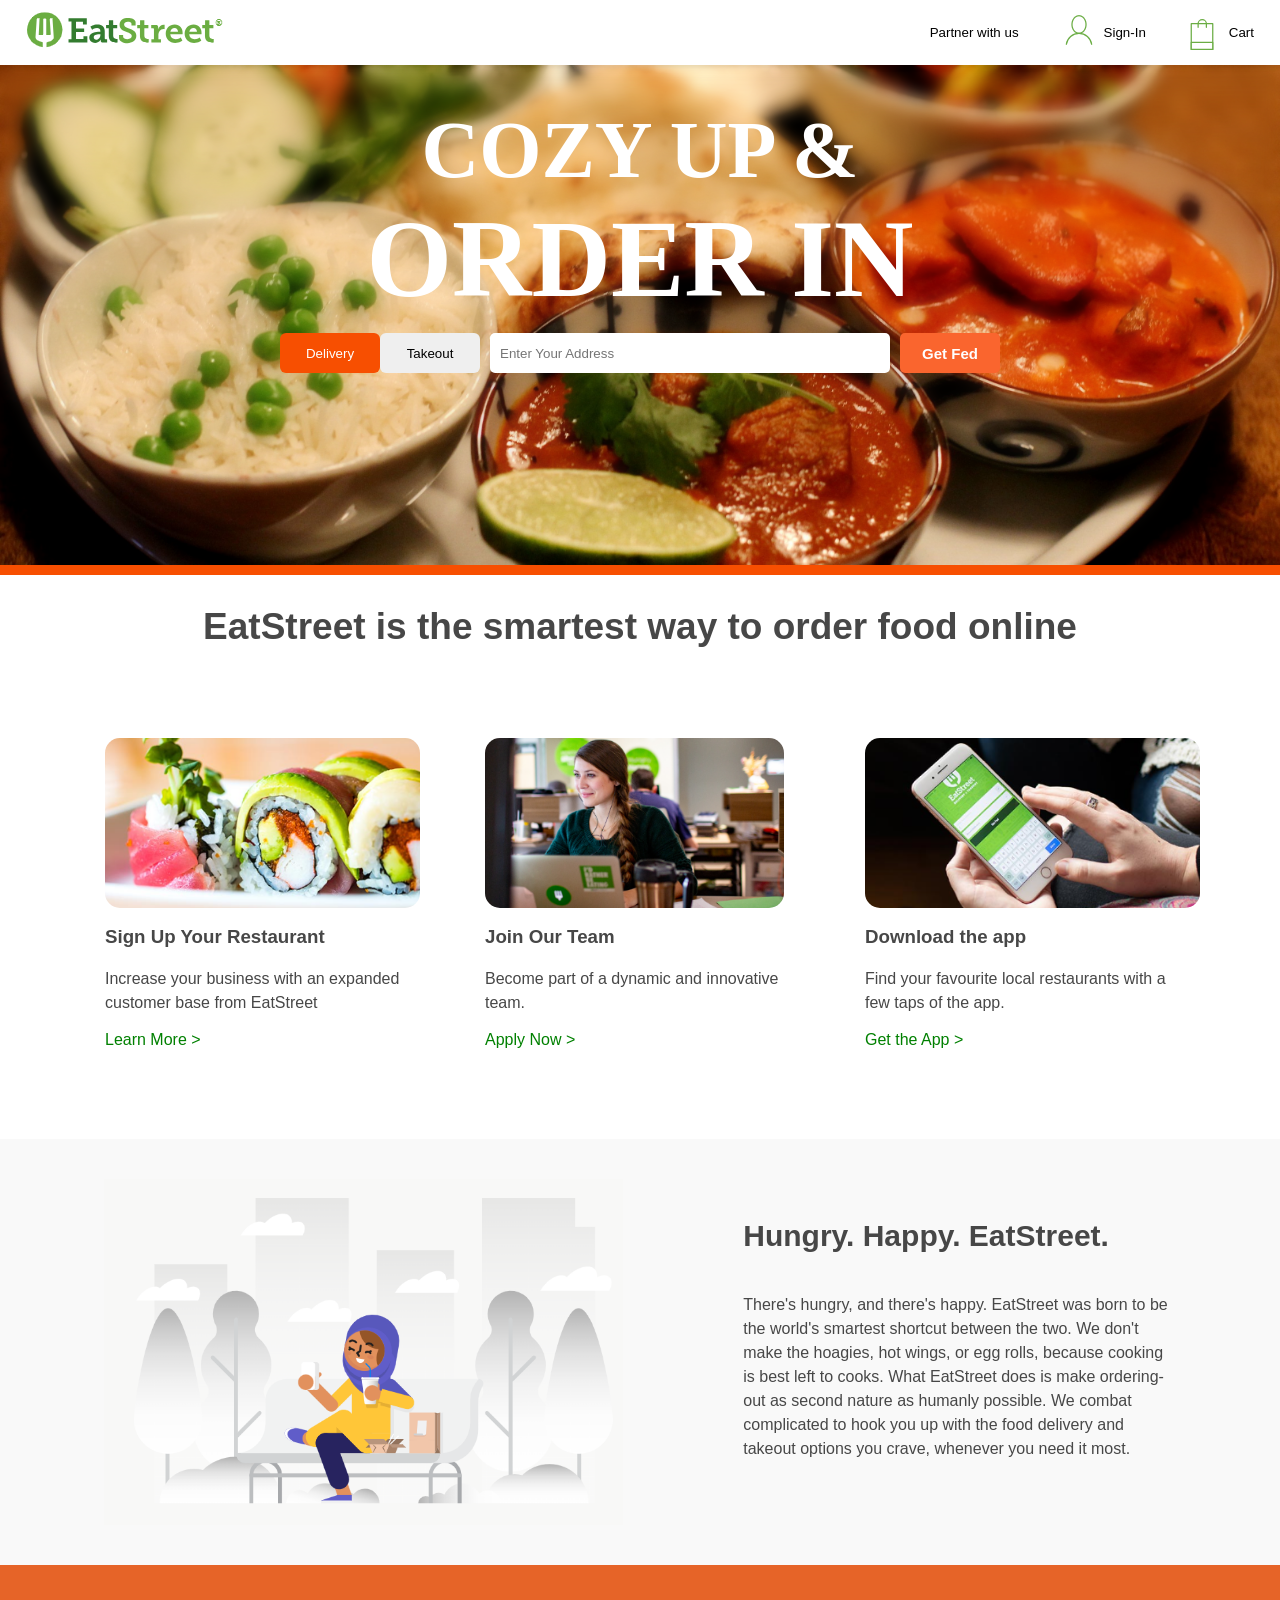
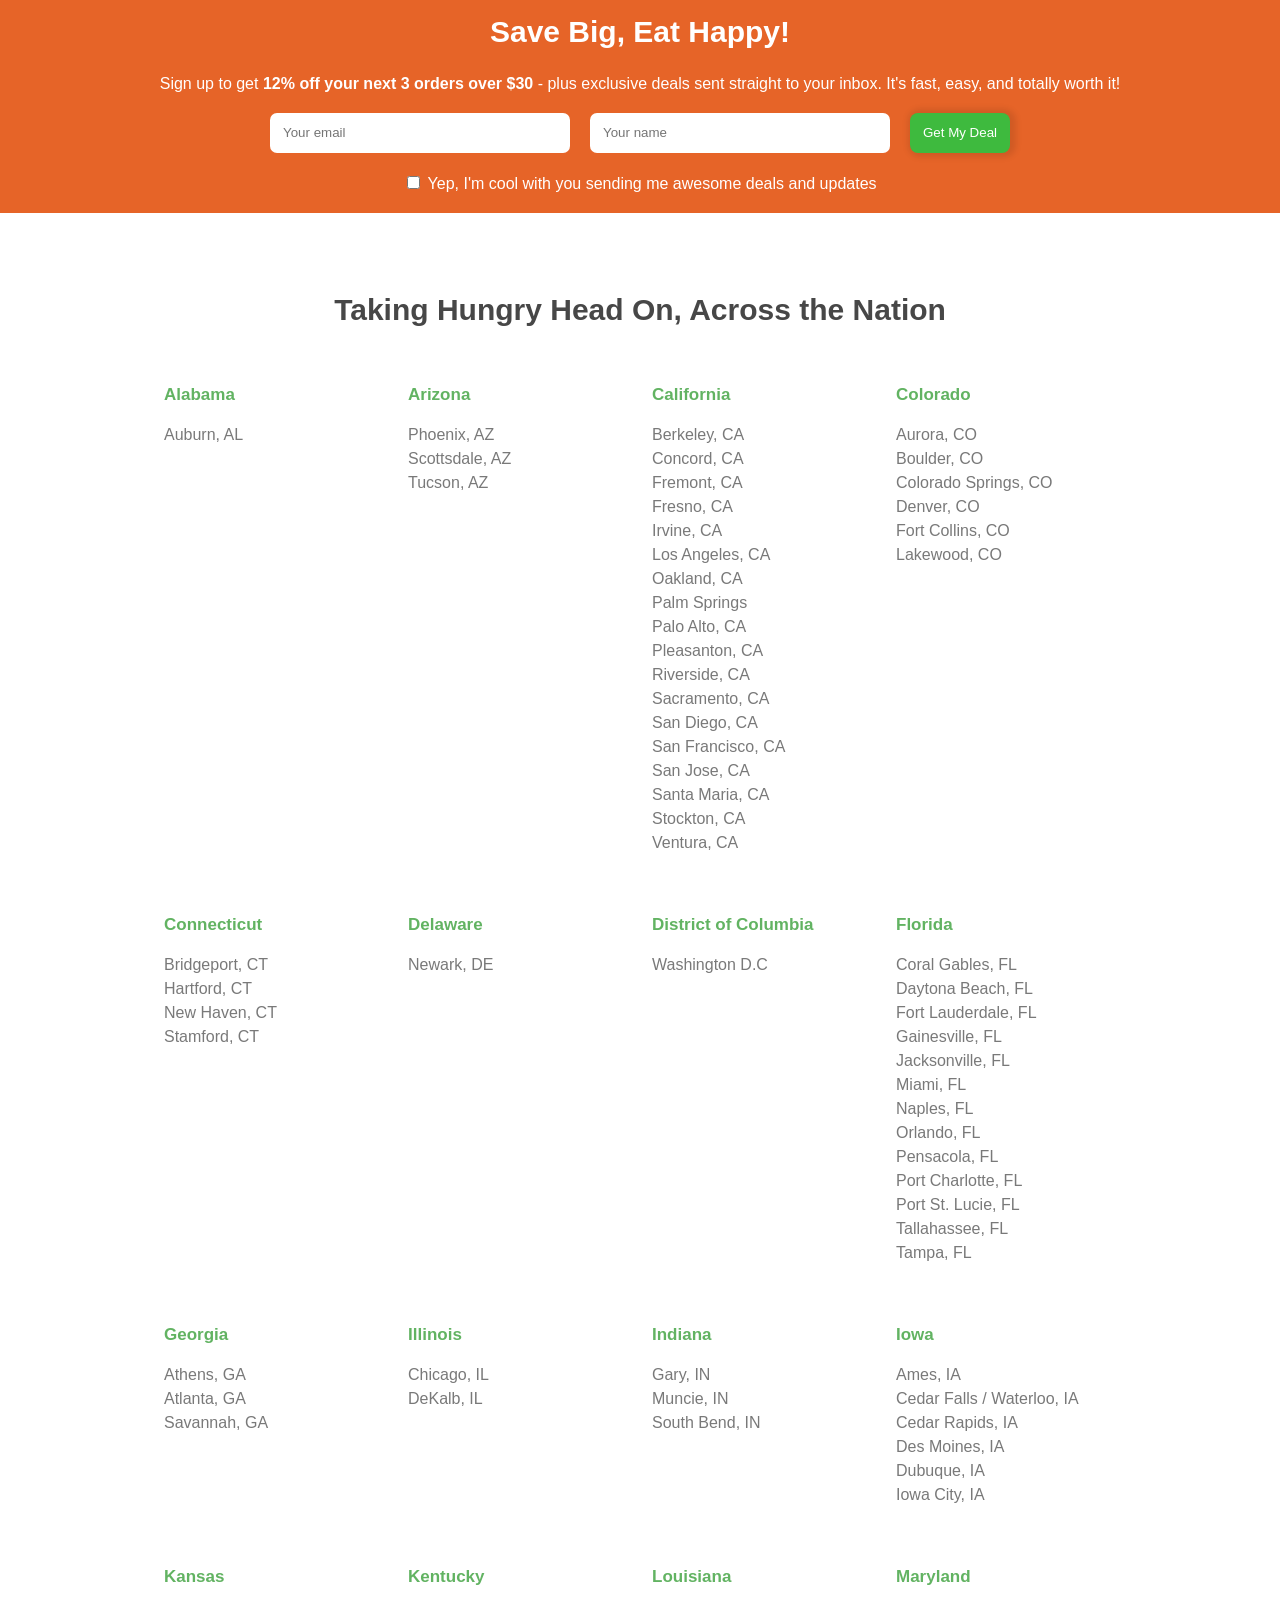
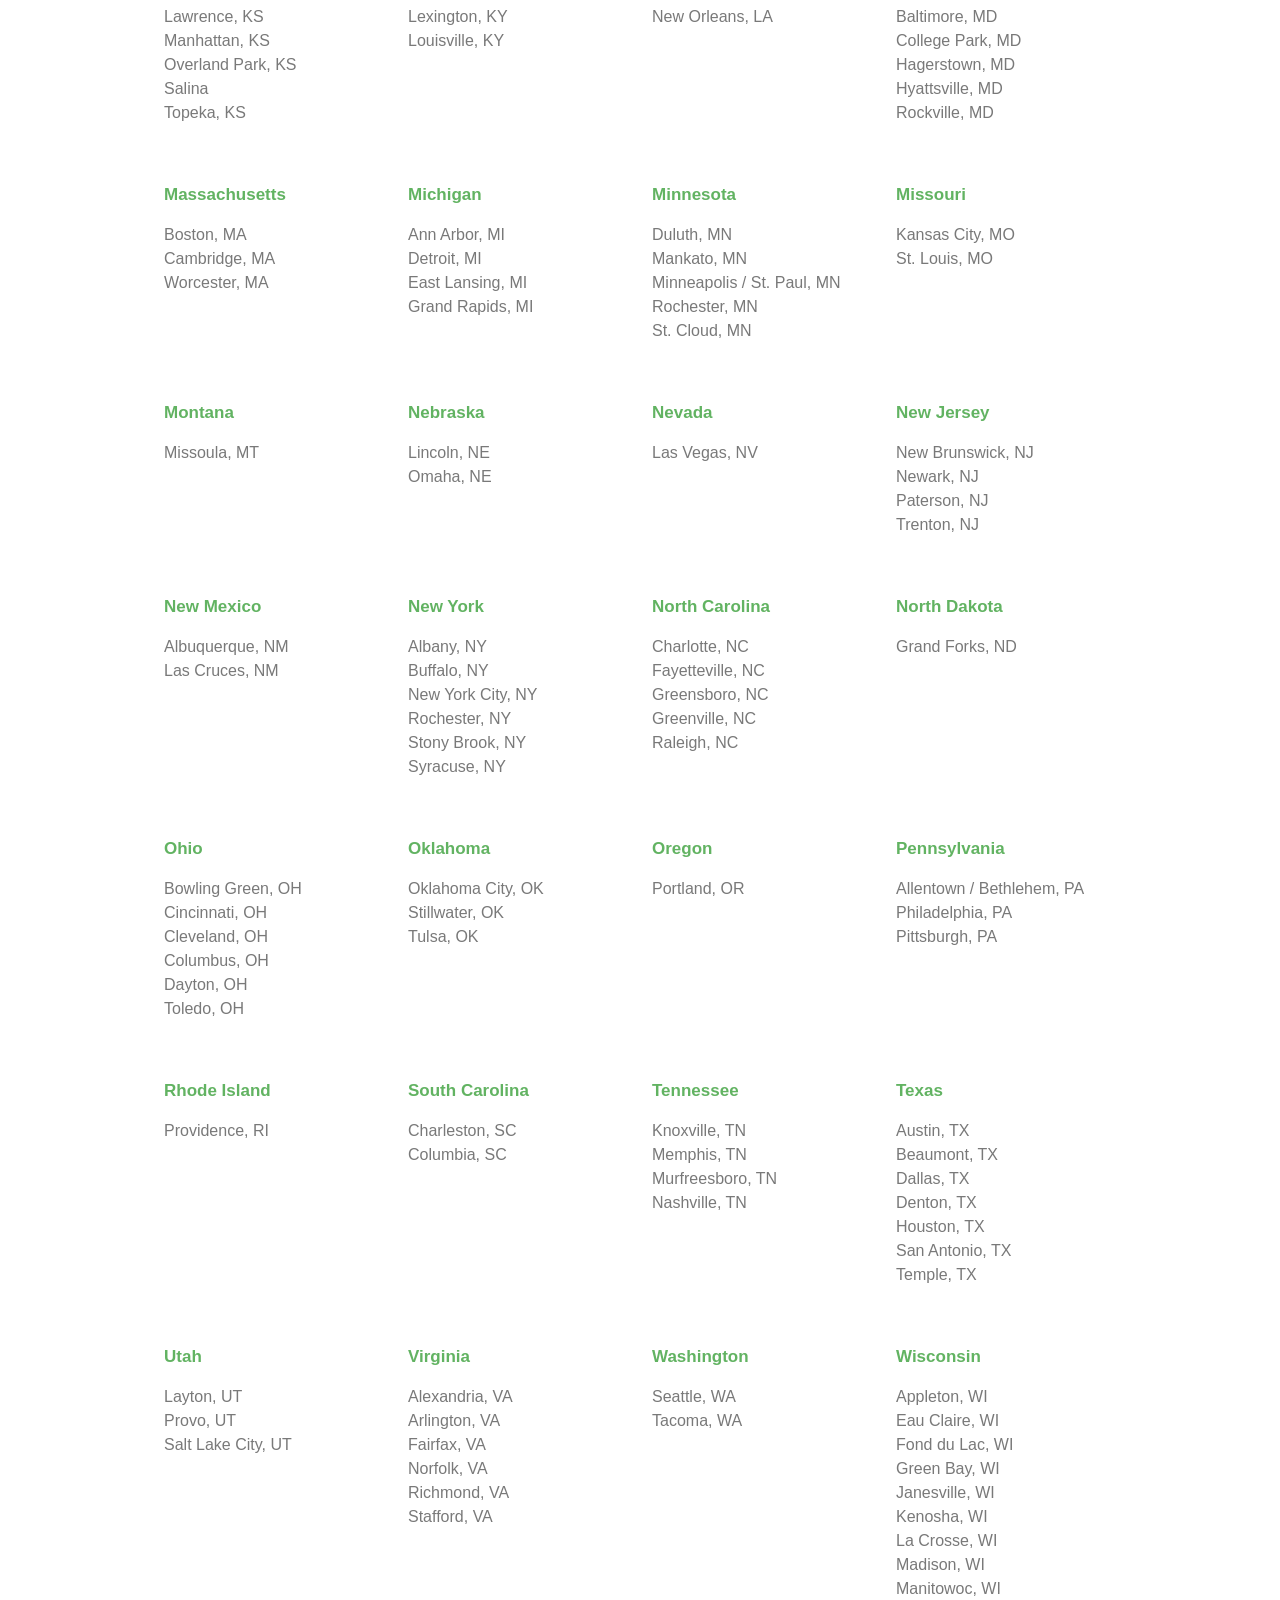
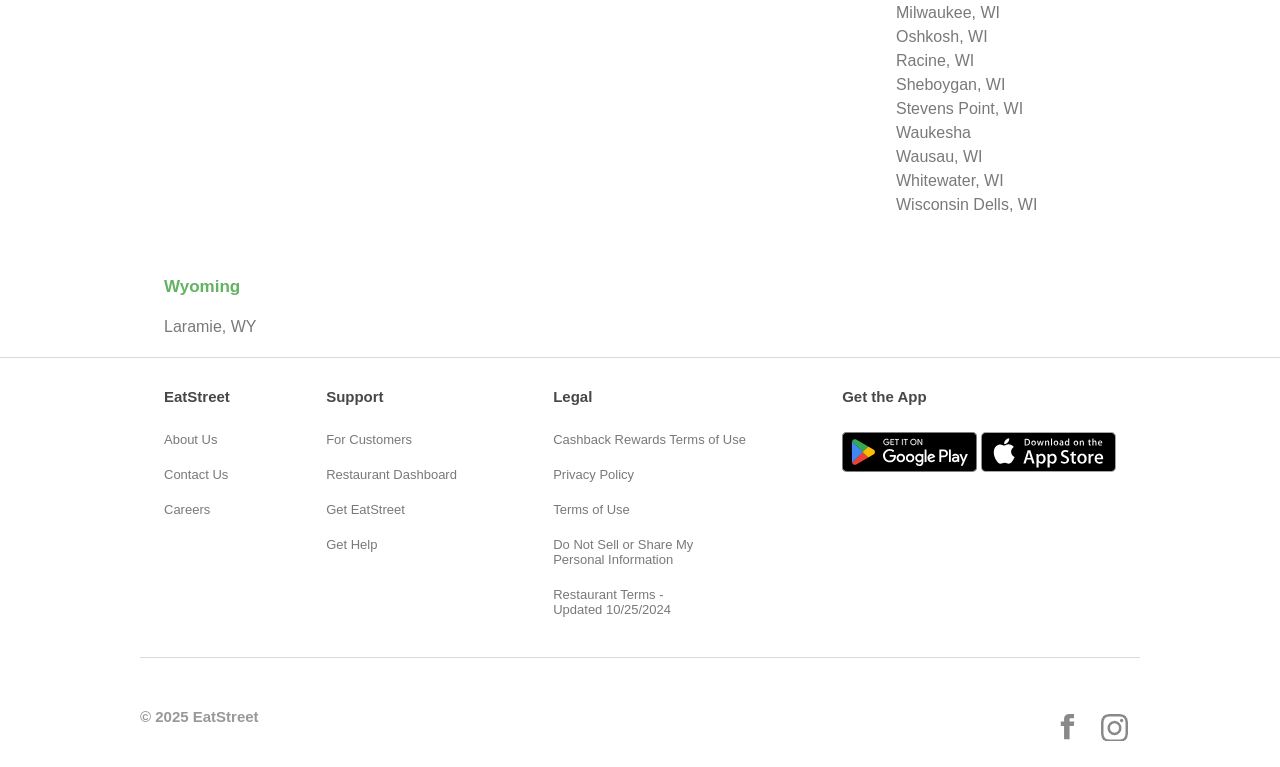
<file: index.html>
<html>
    <head><link rel="stylesheet" href="./index.css">
    <meta name="viewport" content="width=device-width, initial-scale=1.0"></head>
    <body>
        <main>
                <nav class="nav-bar">
                    <img class="logo" src="./images/Eat.png">
                    <div class="right-nav">
                        <button class="nav-button">
                            Partner with us
                        </button>
                        <button id ="signBtn" class="nav-button">
                            <img class="nav-pic" src="./images/Signin.png">
                            Sign-In
                        </button>
                        <button class="nav-button">
                            <img src="./images/cart.png">
                            Cart
                        </button>
                    </div>
                </nav>
                <section class="hero">
                    <div class="hero-content">
                        <h1>COZY UP & <br><span>ORDER IN</span></h1>
                        <div class="get-fed-flex">
                            <div class="toggle-btns">
                                <button id="deliveryBtn" class="active">Delivery</button>
                                <button id ="takeoutBtn">Takeout</button>
                            </div>
                            <div id="addressForm" class="address-form">
                                <input class="email-field" type="text" placeholder="Enter Your Address">
                            </div>
                            <div id="takeoutDropdown" class="dropdown-takeout" style="display:none;">
                                <select>
                                    <option>Select pickup location</option>
                                    <option>Tenessee</option>
                                    <option>Ohio</option>
                                    <option>Georgia</option>
                                </select>
                            </div>
                            <button class="fed-btn">Get Fed</button>
                        </div>
                        
                    </div>
                </section>
                <div class="orange-strip">
                </div>
                <section class="features">
                    <h2>EatStreet is the smartest way to order food online</h2>
                    <div class="feature-tiles">
                        <div class="feature-tile">
                            <img class="img-tile" src="./images/customer.png">
                            <h3>Sign Up Your Restaurant</h3>
                            <p>Increase your business with an expanded customer base from EatStreet</p>
                            <a href="#">Learn More ></a>
                        </div>
                        <div class="feature-tile">
                            <img class="img-tile" src="./images/career.png">
                            <h3>Join Our Team</h3>
                            <p>Become part of a dynamic and innovative team.</p>
                            <a href="#">Apply Now ></a>
                        </div>
                        <div class="feature-tile">
                            <img class="img-tile" src="./images/app.png">
                            <h3>Download the app</h3>
                            <p>Find your favourite local restaurants with a few taps of the app.</p>
                            <a href="#">Get the App ></a>
                        </div>

                    </div>
                </section>
                <section class="description">
                    <div class="desc-container">
                            <img class="image-desc" src="./images/desc.png">
                        
                        <div class="text-desc">
                            <h4>Hungry. Happy. EatStreet.</h4>
                            <p>There's hungry, and there's happy. EatStreet was born to be the world's smartest shortcut between the two. 
                                We don't make the hoagies, hot wings, or egg rolls, because cooking is best left to cooks. What EatStreet does is make 
                                ordering-out as second nature as humanly possible. We combat complicated to hook you up with the food delivery and takeout 
                                options you crave, whenever you need it most.</p>
                        </div>
                    </div>
                </section>
                <section class="deal-section">
                    <div class="deal-content">
                        <h5>Save Big, Eat Happy!</h5>
                        <p>Sign up to get <span>12% off your next 3 orders over $30</span> - plus exclusive deals sent straight to your inbox. It's fast, easy,
                        and totally worth it!</p>
                        <div class="deal-fields">
                            <input id="dealEmail" class="deal-field" type="text" placeholder="Your email">
                            <input id="dealName" class="deal-field" type="text" placeholder="Your name">
                            <button id="dealBtn" class="deal-btn">Get My Deal</button>
                        </div>
                        <label class="checkmark">
                            <input type="checkbox">
                            Yep, I'm cool with you sending me awesome deals and updates
                        </label>
                    </div>
                </section>
                <section class="locations-main">
                    <section class="locations-section">
                        <h7>Taking Hungry Head On, Across the Nation</h7>
                        <div class="locations-grid">

                            <div class="state">
                                <h6>Alabama</h6>
                                <p>Auburn, AL</p>
                            </div>

                            <div class="state">
                                <h6>Arizona</h6>
                                <p>Phoenix, AZ
                            Scottsdale, AZ
                            Tucson, AZ</p>
                            </div>

                            <div class="state">
                                <h6>California</h6>
                                <p>Berkeley, CA
                            Concord, CA
                            Fremont, CA
                            Fresno, CA
                            Irvine, CA
                            Los Angeles, CA
                            Oakland, CA
                            Palm Springs
                            Palo Alto, CA
                            Pleasanton, CA
                            Riverside, CA
                            Sacramento, CA
                            San Diego, CA
                            San Francisco, CA
                            San Jose, CA
                            Santa Maria, CA
                            Stockton, CA
                            Ventura, CA</p>
                            </div>

                            <div class="state">
                                <h6>Colorado</h6>
                                <p>Aurora, CO
                            Boulder, CO
                            Colorado Springs, CO
                            Denver, CO
                            Fort Collins, CO
                            Lakewood, CO</p>
                            </div>

                            <div class="state">
                                <h6>Connecticut</h6>
                                <p>Bridgeport, CT
                            Hartford, CT
                            New Haven, CT
                            Stamford, CT</p>
                            </div>

                            <div class="state">
                                <h6>Delaware</h6>
                                <p>Newark, DE</p>
                            </div>
                            <div class="state">
                                <h6>District of Columbia</h6>
                                <p>Washington D.C</p>
                            </div>
                            <div class="state">
                                <h6>Florida</h6>
                                <p>Coral Gables, FL
                            Daytona Beach, FL
                            Fort Lauderdale, FL
                            Gainesville, FL
                            Jacksonville, FL
                            Miami, FL
                            Naples, FL
                            Orlando, FL
                            Pensacola, FL
                            Port Charlotte, FL
                            Port St. Lucie, FL
                            Tallahassee, FL
                            Tampa, FL</p>
                            </div>

                            <div class="state">
                                <h6>Georgia</h6>
                                <p>Athens, GA
                            Atlanta, GA
                            Savannah, GA</p>
                            </div>

                            <div class="state">
                                <h6>Illinois</h6>
                                <p>Chicago, IL
                            DeKalb, IL</p>
                            </div>

                            <div class="state">
                                <h6>Indiana</h6>
                                <p>Gary, IN
                            Muncie, IN
                            South Bend, IN</p>
                            </div>

                            <div class="state">
                                <h6>Iowa</h6>
                                <p>Ames, IA
                            Cedar Falls / Waterloo, IA
                            Cedar Rapids, IA
                            Des Moines, IA
                            Dubuque, IA
                            Iowa City, IA</p>
                            </div>

                            <div class="state">
                                <h6>Kansas</h6>
                                <p>Lawrence, KS
                            Manhattan, KS
                            Overland Park, KS
                            Salina
                            Topeka, KS</p>
                            </div>

                            <div class="state">
                                <h6>Kentucky</h6>
                                <p>Lexington, KY
                            Louisville, KY</p>
                            </div>

                            <div class="state">
                                <h6>Louisiana</h6>
                                <p>New Orleans, LA</p>
                            </div>

                            <div class="state">
                                <h6>Maryland</h6>
                                <p>Baltimore, MD
                            College Park, MD
                            Hagerstown, MD
                            Hyattsville, MD
                            Rockville, MD</p>
                            </div>

                            <div class="state">
                                <h6>Massachusetts</h6>
                                <p>Boston, MA
                            Cambridge, MA
                            Worcester, MA</p>
                            </div>

                            <div class="state">
                                <h6>Michigan</h6>
                                <p>Ann Arbor, MI
                            Detroit, MI
                            East Lansing, MI
                            Grand Rapids, MI</p>
                            </div>

                            <div class="state">
                                <h6>Minnesota</h6>
                                <p>Duluth, MN
                            Mankato, MN
                            Minneapolis / St. Paul, MN
                            Rochester, MN
                            St. Cloud, MN</p>
                            </div>

                            <div class="state">
                                <h6>Missouri</h6>
                                <p>Kansas City, MO
                            St. Louis, MO</p>
                            </div>

                            <div class="state">
                                <h6>Montana</h6>
                                <p>Missoula, MT</p>
                            </div>

                            <div class="state">
                                <h6>Nebraska</h6>
                                <p>Lincoln, NE
                            Omaha, NE</p>
                            </div>

                            <div class="state">
                                <h6>Nevada</h6>
                                <p>Las Vegas, NV</p>
                            </div>

                            <div class="state">
                                <h6>New Jersey</h6>
                                <p>New Brunswick, NJ
                            Newark, NJ
                            Paterson, NJ
                            Trenton, NJ</p>
                            </div>

                            <div class="state">
                                <h6>New Mexico</h6>
                                <p>Albuquerque, NM
                            Las Cruces, NM</p>
                            </div>

                            <div class="state">
                                <h6>New York</h6>
                                <p>Albany, NY
                            Buffalo, NY
                            New York City, NY
                            Rochester, NY
                            Stony Brook, NY
                            Syracuse, NY</p>
                            </div>

                            <div class="state">
                                <h6>North Carolina</h6>
                                <p>Charlotte, NC
                            Fayetteville, NC
                            Greensboro, NC
                            Greenville, NC
                            Raleigh, NC</p>
                            </div>

                            <div class="state">
                                <h6>North Dakota</h6>
                                <p>Grand Forks, ND</p>
                            </div>

                            <div class="state">
                                <h6>Ohio</h6>
                                <p>Bowling Green, OH
                            Cincinnati, OH
                            Cleveland, OH
                            Columbus, OH
                            Dayton, OH
                            Toledo, OH</p>
                            </div>

                            <div class="state">
                                <h6>Oklahoma</h6>
                                <p>Oklahoma City, OK
                            Stillwater, OK
                            Tulsa, OK</p>
                            </div>

                            <div class="state">
                                <h6>Oregon</h6>
                                <p>Portland, OR</p>
                            </div>

                            <div class="state">
                                <h6>Pennsylvania</h6>
                                <p>Allentown / Bethlehem, PA
                            Philadelphia, PA
                            Pittsburgh, PA</p>
                            </div>

                            <div class="state">
                                <h6>Rhode Island</h6>
                                <p>Providence, RI</p>
                            </div>

                            <div class="state">
                                <h6>South Carolina</h6>
                                <p>Charleston, SC
                            Columbia, SC</p>
                            </div>

                            <div class="state">
                                <h6>Tennessee</h6>
                                <p>Knoxville, TN
                            Memphis, TN
                            Murfreesboro, TN
                            Nashville, TN</p>
                            </div>

                            <div class="state">
                                <h6>Texas</h6>
                                <p>Austin, TX
                            Beaumont, TX
                            Dallas, TX
                            Denton, TX
                            Houston, TX
                            San Antonio, TX
                            Temple, TX</p>
                            </div>

                            <div class="state">
                                <h6>Utah</h6>
                                <p>Layton, UT
                            Provo, UT
                            Salt Lake City, UT</p>
                            </div>

                            <div class="state">
                                <h6>Virginia</h6>
                                <p>Alexandria, VA
                            Arlington, VA
                            Fairfax, VA
                            Norfolk, VA
                            Richmond, VA
                            Stafford, VA</p>
                            </div>

                            <div class="state">
                                <h6>Washington</h6>
                                <p>Seattle, WA
                            Tacoma, WA</p>
                            </div>

                            <div class="state">
                                <h6>Wisconsin</h6>
                                <p>Appleton, WI
                            Eau Claire, WI
                            Fond du Lac, WI
                            Green Bay, WI
                            Janesville, WI
                            Kenosha, WI
                            La Crosse, WI
                            Madison, WI
                            Manitowoc, WI
                            Milwaukee, WI
                            Oshkosh, WI
                            Racine, WI
                            Sheboygan, WI
                            Stevens Point, WI
                            Waukesha
                            Wausau, WI
                            Whitewater, WI
                            Wisconsin Dells, WI</p>
                            </div>

                            <div class="state">
                                <h6>Wyoming</h6>
                                <p>Laramie, WY</p>
                            </div>

                        </div>

                    </section>
                </section>
            </main>
            <footer class="footer">
                <div class="footer-flex">
                    <div class="category">
                        <h8>EatStreet</h8>
                        <a href="#">About Us</a>
                        <a href="#">Contact Us</a>
                        <a href="#">Careers</a>
                    </div>
                    <div class="category">
                        <h8>Support</h8>
                        <a href="#">For Customers</a>
                        <a href="#">Restaurant Dashboard</a>
                        <a  href="#">Get EatStreet</a>
                        <a href="#">Get Help</a>
                    </div>
                    <div class="category">
                        <h8>Legal</h8>
                        <a href="#">Cashback Rewards Terms of Use</a>
                        <a href="#">Privacy Policy</a>
                        <a href="#">Terms of Use</a>
                        <a href="#">Do Not Sell or Share My <br> Personal Information</a>
                        <a href="#">Restaurant Terms - <br>Updated 10/25/2024</a>
                    </div>
                    <div class="category">
                        <h8>Get the App</h8>
                            <div class="store-btns">
                            <button class="store-btn">
                                <img src="./images/GetItOnGooglePlay_Badge_Web_color_English.svg">
                            </button>
                            <button class="store-btn">
                                <img src="./images/Download_on_the_App_Store_Badge.svg">
                            </button>
                        </div>
                    </div>
                </div>
                <div class="footer-final">
                    <h9>© 2025 EatStreet</h9>
                    <div class="right-side-btns">
                        <button class="social-btn">
                            <img src="./images/facebook.png">
                        </button>
                        <button class="social-btn">
                            <img src="./images/insta2.png">
                        </button>
                    </div>
                </div>
            </footer>
        <script src="script.js"></script>
    </body>
</html>
</file>
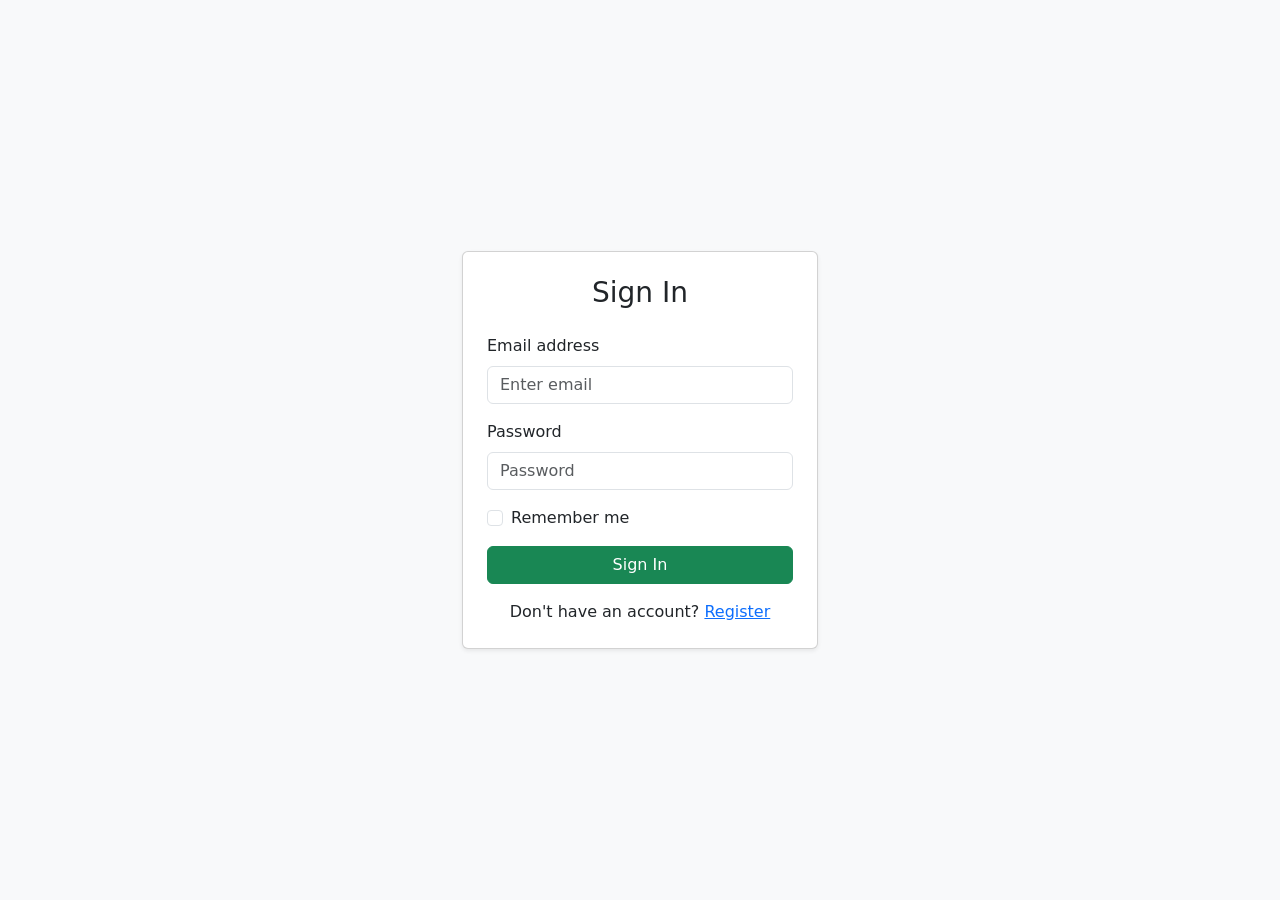
<file: sign-in.html>
<!DOCTYPE html>
<html lang="en">
<head>
    <meta charset="UTF-8" />
    <title>Sign In</title>
    <meta name="viewport" content="width=device-width, initial-scale=1" />

    <!-- Bootstrap -->
    <link
      href="https://cdn.jsdelivr.net/npm/bootstrap@5.3.2/dist/css/bootstrap.min.css"
      rel="stylesheet"
    />
</head>
<body class="bg-light">

    <div class="container">
        <div class="row justify-content-center align-items-center min-vh-100">
            <div class="col-md-6 col-lg-4">
                <div class="card shadow-sm">
                    <div class="card-body p-4">

                        <h3 class="text-center mb-4">Sign In</h3>

                        <form id="signinForm">
                            <!-- Email -->
                            <div class="mb-3">
                                <label class="form-label">Email address</label>
                                <input
                                    type="email"
                                    class="form-control"
                                    id="email"
                                    placeholder="Enter email"
                                />
                            </div>

                            <!-- Password -->
                            <div class="mb-3">
                                <label class="form-label">Password</label>
                                <input
                                    type="password"
                                    class="form-control"
                                    id="password"
                                    placeholder="Password"
                                />
                            </div>

                            <!-- Remember me -->
                            <div class="form-check mb-3">
                                <input
                                    class="form-check-input"
                                    type="checkbox"
                                    id="rememberMe"
                                />
                                <label class="form-check-label">
                                    Remember me
                                </label>
                            </div>

                            <!-- Button -->
                            <button type="submit" class="btn btn-success w-100">
                                Sign In
                            </button>
                        </form>

                        <p class="text-center mt-3 mb-0">
                            Don't have an account?
                            <a href="register.html">Register</a>
                        </p>

                    </div>
                </div>
            </div>
        </div>
    </div>

</body>
</html>
</file>
<file: index.css>
* {
  box-sizing: border-box;
}

html, body{
    height:100%;
    margin:0;
}
.nav-bar{
    display:flex;
    justify-content: space-between;
    align-items:center;
    background-color: white;
    padding:20px;
    height: 65px;
    position:sticky;
    z-index: 1000;
    top:0;
    box-shadow: 0px 2px 5px rgb(0,0,0,0.1);

    
}
.right-nav{
    display:flex;
    align-items: center;
    gap:30px;
}
.nav-button {
    font-family: Arial, Helvetica, sans-serif;
    background-color: white;
    border:transparent;
    display:flex;
    align-items: center;
    gap:10px;
}
.nav-button:hover{
    cursor: pointer;
}

.hero{
    position: relative;
    height:500px;
    display:flex;
    justify-content: center;
}
.hero::before{
    content:"";
    position: absolute;
    inset:0;
    background-image: url(./images/hero.jpg);
    background-size: cover;
    background-position: center;
    z-index:1;

}
.hero::after{
    content:"";
    position:absolute;
    inset:0;
    /* We're applying a uniform blur filter here */
    backdrop-filter: blur(8px);
    -webkit-backdrop-filter: blur(8px);
    /* Now we mask that filter and decide where the effect needs to be the strongest and where 
    it needs to be weak using linear-gradient */
    mask-image: linear-gradient(
        to top,
    rgba(0,0,0,0) 0%,
    rgba(0,0,0,0.3) 40%,
    rgba(0,0,0,1) 100%
    );
    z-index:2;
    pointer-events: none;
}
.hero-content{
    position:absolute;
    color: white;
    z-index:3;
    margin-top:30px;
    left: 50%;
    transform: translateX(-50%);

}
.hero-content h1{
    font-family: Cambria, Cochin, Georgia, Times, 'Times New Roman', serif;
    font-size: 80px;
    text-align: center;
    margin-top:10px;
    margin-bottom: 10px;;
}
.hero-content span{
    font-size: 110px;
    font-family:fantasy;
}
.get-fed-flex{
    display:flex;
    margin-top:10px;
    height:40px;

}
.toggle-btns{
    display:flex;
    gap:0;
    margin-right: 10px;
}
.toggle-btns button{
    border-radius:6px;
    width:100px;
    border:none;
}
.toggle-btns button:hover{
    cursor:pointer;
}
.toggle-btns button.active{
    color:white;
    background-color: rgb(247, 79, 1);
    
}
.dropdown-takeout select{
    width:200px;
    height:40px;
    border-radius:5px;
}


.address-form input{
    height:40px;
    width:400px;
    border-radius: 5px;
    border:0px;
    padding-left: 10px;
}
.email-field:focus{
    border:0px;
    outline:none;
}
.fed-btn{
    margin-left: 10px;
    background-color: rgb(250, 101, 46);
    min-width:100px;
    color: white;
    font-family: Arial, Helvetica, sans-serif;
    font-weight:700;
    font-size: 15px;
    border-radius: 5px;
    border:0px;
}
.fed-btn:hover{
    cursor: pointer;
}
.orange-strip{
    height:10px;
    background-color: rgb(247, 79, 1);
}
.features{
    background-color:white;

    
    
    
}
.features h2{
    text-align: center;
    font-size: 37px;
    font-family: Arial, Helvetica, sans-serif;
    color: rgb(71, 71, 71);
}
.feature-tiles{
    display:flex;
    justify-content: center;
    gap:30px;
    margin-top: 70px;
    margin-left:50px;
    margin-right: 50px;
    flex-wrap:wrap;
}
.img-tile{
    border-radius: 15px;
    height: 170px;
    max-width: 350px;
    object-fit: cover;
    display:block;

}
.feature-tile{
    max-width: 350px;
    padding:20px;
    box-sizing:border-box;
}
.feature-tile h3{
    font-family: Arial, Helvetica, sans-serif;
    color: rgb(71, 71, 71);

}
.feature-tile p{
    font-family: Arial, Helvetica, sans-serif;
    color: rgb(71, 71, 71);
    line-height: 1.5;
}
.feature-tile a{
    font-family: Arial, Helvetica, sans-serif;
    color: green;
    text-decoration: none;
}
.description{
    background-color: rgb(249, 249, 249);
    
    
}
.desc-container{
    display:flex;
    justify-content: space-between;
    margin:70px auto 0;
    padding:0 24px;
    gap:40px;
    max-width:1200px;
}

.image-desc {
    height:auto;
    max-width:100%;
    padding:40px;
    min-width:0;
    flex:1.2;
}
.text-desc{
    padding:40px;
    min-width:0;
    flex:1;
}
.text-desc h4{
    font-family: Arial, Helvetica, sans-serif;
    font-size:30px;
    color: rgb(71, 71, 71);
}
.text-desc p{
    font-family: Arial, Helvetica, sans-serif;
    color: rgb(71, 71, 71);
    line-height: 1.5;
}
.deal-section{
    background-color: rgb(230, 100, 40);
}
.deal-content{
    display:flex;
    flex-direction: column;
    margin:0;
    align-items: center;
}
.deal-content h5{
    font-family: Arial, Helvetica, sans-serif;
    font-size:30px;
    color:white;
    margin-bottom: 10px;
}
.deal-content p{
    font-family: Arial, Helvetica, sans-serif;
    color: white;
    margin-bottom: 20px;
}
.deal-content p span{
    font-weight: 600;
}
.deal-fields{
    display:flex;
    justify-content: center;
    gap:20px;
}
.deal-field{
    height:40px;
    width:300px;
    margin-bottom:20px;
    font-family: Arial, Helvetica, sans-serif;
    border-radius: 7px;
    border:none;
    padding-left:13px;
    
}
.deal-field:focus{
    
    outline:none;
}
.deal-btn{
    height:40px;
    width:100px;
    background-color: rgb(62, 186, 62);
    color:white;
    font-family: Arial, Helvetica, sans-serif;
    border:0;
    border-radius:8px;
    box-shadow:2px 0 6px 4px rgba(0,0,0,0.1);
}
.deal-btn:hover{
    cursor:pointer;
}
.input-error {
    border: 2px solid red;
    color: red;
}

.input-error::placeholder {
    color: red;
}


.checkmark{
    font-family: Arial, Helvetica, sans-serif;
    color: white;
    margin-bottom: 20px;
}
.locations-main{
    border-bottom: 0.3px solid rgb(162, 160, 160,0.4);
}
.locations-section{
    max-width:1000px;
    margin: 0 auto;
    padding: 0 24px;
    display:flex;
    flex-direction:column;
    
}
.locations-section h7{
    margin-top: 80px;
    margin-bottom:40px;
    align-self: center;
    font-size:30px;
    color: rgb(71, 71, 71);
    font-family: Arial, Helvetica, sans-serif;
    font-weight: 600;
    
}
.locations-grid{
    white-space: pre-line ; /* useful for printing out lists, respects spaces inside html code while also erasing extra spaces */
    
    padding:0;
    
    display:grid;
    grid-template-columns:repeat(auto-fit,minmax(180px,1fr));
    gap:24px;
    justify-content:center;
    
    
}
.state{
    padding:0;
    margin:0;
    break-inside:avoid; /*imp:Prevents elements from spilling contents out to other columns/pages */
    min-width:0;
}
.state h6{
    margin:0;
    font-family: Arial, Helvetica, sans-serif;
    font-weight:700;
    font-size: 17px;
    color: rgb(98, 179, 98);
    padding:0;

}
.state p{
    margin:0;
    line-height: 1.5;
    font-family: Arial, Helvetica, sans-serif;
    color: rgb(121, 121, 121);
    padding:0;
    overflow-wrap: break-word;
    word-break: break-word;
}
.footer-flex{
    margin:30px auto;
    max-width:1000px;
    padding:0 24px;
    display:flex;
    justify-content: space-between;
    border-bottom: 0.3px solid rgb(162, 160, 160,0.4);
}
.category{
    display:flex;
    flex-direction: column;
    margin-bottom: 30px;

}
.category h8{
    font-family: Arial, Helvetica, sans-serif;
    font-size: 15;
    font-weight: 600;
    margin-bottom: 17px;;
    color: rgb(71, 71, 71);
}
.category a{
    font-size: 13px;
    padding:10px 0px;
    color: rgb(121, 121, 121);
    text-decoration: none;
    font-family: Arial, Helvetica, sans-serif;
}
.store-btn{
    background-color: white;
    border:0;
    padding:10px 0;
    margin:0;
}
.store-btn img{
    height: 40px;
}
.store-btn:hover{
    cursor: pointer;
}
.footer-final{
    max-width:1000px;
    margin:auto;
    padding: 20px 0;
    display:flex;
    justify-content: space-between;
}
.footer-final h9{
    font-size: 15px;
    font-family: Arial, Helvetica, sans-serif;
    color: rgb(153, 152, 152);
    font-weight: 550;
}
.right-side-btns{
    display:flex;
    gap:10px;

}
.social-btn{
    background-color: white;
    border:0px;
}
.social-btn:hover{
    cursor: pointer;
}

@media (max-width: 600px){

    .nav-bar{
        height:auto;
        flex-direction:column;
        padding:10px;
    }
    .right-nav{
        flex-wrap:wrap;
    }
    .hero-content h1{
        font-size: 42px;
    }

    .hero-content span{
        font-size: 56px;
    }
    .toggle-btns{
        height:40px;
        display:flex;
        justify-content:space-between;
    }
    .toggle-btns button{
        width:48%;
    }
    .fed-btn{
        height:40px;
    }
     .toggle-btns,
  .address-form,
  .dropdown-takeout,
  .fed-btn {
    width: 100%;            /* make all same width */
    max-width: 400px;       
  }
    
    .get-fed-flex{
        flex-direction: column;
        height: auto;
        gap: 10px;
        width:100%;
        
    }

    .address-form input{
        width: 100%;
    }

    .fed-btn{
        width: 100%;
        margin-left: 0;
    }

    
    .desc-container{
        flex-direction: column;
        gap: 20px;
    }

    .deal-content{
        width:100%;
        padding:20px;
    }
    .deal-fields{
        flex-wrap:wrap;
    }
    .deal-btn{
        margin-bottom:14px;
    }
    .locations-main{
        display:none;
    }

   
    .footer-flex{
        display:flex;
        flex-direction:column;
    }
}
</file>
